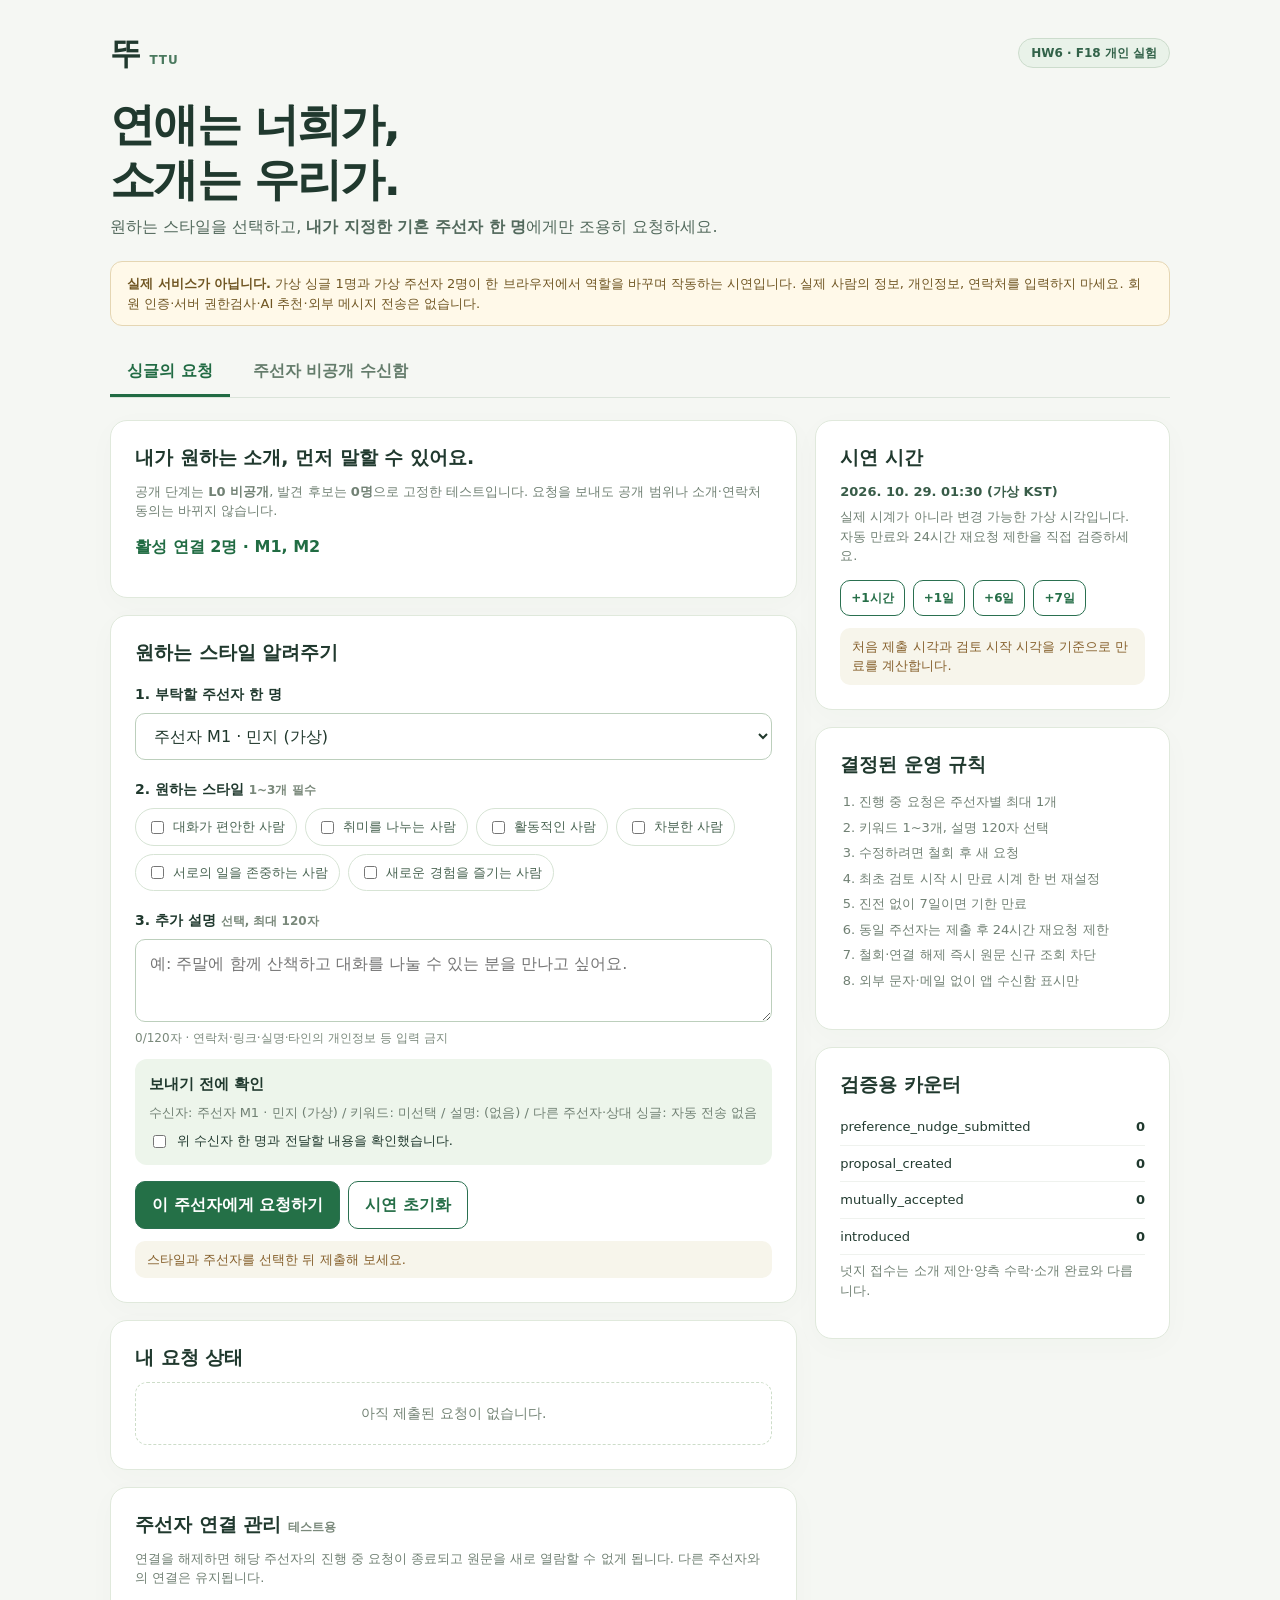
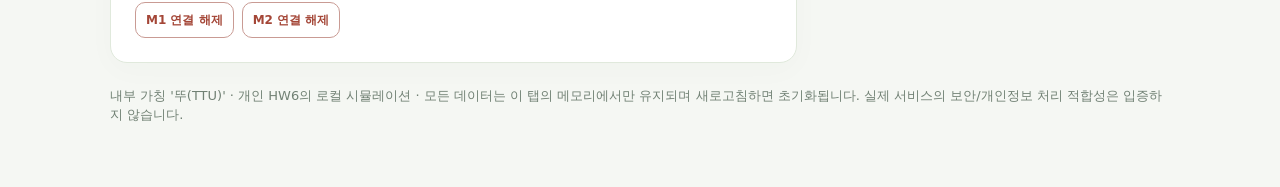
<file: prototypes/myeongseok/index.html>
<!doctype html>
<html lang="ko"><head><meta charset="utf-8"><meta name="viewport" content="width=device-width, initial-scale=1">
<title>뚜(TTU) | 내 스타일 알려주기 — F18 개인 과제</title>
<style>
:root{font-family:system-ui,-apple-system,'Malgun Gothic',sans-serif;color:#20392e;background:#f5f7f3;line-height:1.5}*{box-sizing:border-box}body{margin:0}button,select,textarea{font:inherit}button{cursor:pointer}.shell{max-width:1100px;margin:0 auto;padding:30px 20px 48px}.top{display:flex;justify-content:space-between;gap:18px;align-items:center}.brand{font-size:31px;font-weight:900;letter-spacing:-1.2px}.brand small{font-size:12px;font-weight:750;letter-spacing:1px;color:#4a795e}.chiptop{border:1px solid #ccdccc;background:#e9f2e9;border-radius:20px;padding:5px 12px;font-size:12px;font-weight:700;color:#326249}h1{font-size:clamp(28px,4.4vw,45px);line-height:1.23;letter-spacing:-1.7px;margin:20px 0 8px}h2{font-size:19px;line-height:1.35;margin:0 0 11px}h3{font-size:15px;margin:0 0 7px}p{margin:6px 0 14px;color:#52695c}.lead{max-width:720px}.callout{border:1px solid #e5d6b3;border-radius:12px;padding:12px 16px;background:#fff9e9;color:#705623;font-size:13px;margin:22px 0}.tabs{display:flex;gap:6px;margin:18px 0 22px;border-bottom:1px solid #dbe4da}.tab{padding:11px 17px;border:0;background:transparent;color:#647c6b;border-bottom:3px solid transparent;font-weight:750}.tab.active{color:#216b43;border-bottom-color:#216b43}.grid{display:grid;grid-template-columns:minmax(0,1.55fr) minmax(270px,.8fr);gap:18px}.panel{border:1px solid #e0e9dc;background:white;border-radius:17px;padding:24px;margin:0 0 17px;box-shadow:0 7px 30px rgba(32,75,46,.025)}.soft{background:#edf5eb;border-radius:12px;padding:14px;margin:12px 0}.notice{padding:9px 12px;border-radius:10px;background:#f7f5eb;color:#86602c;font-size:13px;margin:12px 0 0;min-height:37px}.empty{border:1px dashed #cdddc9;border-radius:12px;padding:20px;text-align:center;color:#738375;font-size:14px}.caption{font-size:12px;color:#7a897b}.field{display:block;font-weight:750;font-size:14px;margin:19px 0 8px}.select,textarea{width:100%;padding:12px 14px;border:1px solid #bccfbc;border-radius:10px;background:#fff;color:#20382c}textarea{min-height:83px;resize:vertical}.tags{display:flex;flex-wrap:wrap;gap:8px}.tag{border:1px solid #d7e4d5;border-radius:99px;padding:8px 11px;font-size:13px;color:#496452;display:flex;align-items:center;gap:6px;cursor:pointer}.tag:has(input:checked){background:#e4f3e4;border-color:#35905c}.tag input{accent-color:#1b704a}.row{display:flex;align-items:center;gap:8px;flex-wrap:wrap}.btn{border-radius:10px;padding:11px 16px;border:1px solid #2a7050;font-weight:750}.btn.primary{background:#247047;color:white}.btn.secondary{background:white;color:#256e47}.btn.danger{background:#fff;border-color:#c99b94;color:#a44637}.btn.tiny{padding:8px 10px;font-size:12px}.btn:disabled{opacity:.45;cursor:not-allowed}.item{border:1px solid #e0e8df;padding:15px;border-radius:11px;margin:10px 0}.item .id{font-size:12px;color:#7d897f}.item .state{font-weight:800;color:#216744;margin:5px 0 9px}.item .detail{white-space:pre-wrap;color:#2a4934;font-size:14px}.item .actions{margin-top:10px}.placeholder{color:#8b968c}.borderline{border-top:1px solid #e1e9df;margin-top:16px;padding-top:16px}.muted{font-size:13px;color:#718174}.clock{font-variant-numeric:tabular-nums;font-weight:750;font-size:13px;color:#385c48}.hidden{display:none!important}.single-status{color:#216c43;font-weight:750}.stat{display:flex;justify-content:space-between;gap:6px;font-size:13px;padding:8px 0;border-bottom:1px solid #eff2ee}.stat strong{font-variant-numeric:tabular-nums}ol{margin:12px 0;padding-left:19px}li{padding:3px 0}button:focus-visible,select:focus-visible,textarea:focus-visible,input:focus-visible{outline:3px solid #e8be65;outline-offset:2px}@media(max-width:740px){.shell{padding:18px 12px 36px}.grid{grid-template-columns:1fr}.panel{padding:18px}.top{align-items:flex-start}.brand{font-size:26px}}
</style></head><body><main class="shell">
<div class="top"><div class="brand">뚜 <small>TTU</small></div><span class="chiptop">HW6 · F18 개인 실험</span></div>
<h1>연애는 너희가,<br>소개는 우리가.</h1>
<p class="lead">원하는 스타일을 선택하고, <b>내가 지정한 기혼 주선자 한 명</b>에게만 조용히 요청하세요.</p>
<div class="callout"><b>실제 서비스가 아닙니다.</b> 가상 싱글 1명과 가상 주선자 2명이 한 브라우저에서 역할을 바꾸며 작동하는 시연입니다. 실제 사람의 정보, 개인정보, 연락처를 입력하지 마세요. 회원 인증·서버 권한검사·AI 추천·외부 메시지 전송은 없습니다.</div>
<div class="tabs" role="tablist" aria-label="체험 역할"><button class="tab active" data-tab="single" role="tab" aria-selected="true">싱글의 요청</button><button class="tab" data-tab="maker" role="tab" aria-selected="false">주선자 비공개 수신함</button></div>
<div class="grid"><div>
<section id="singleView"><div class="panel"><h2>내가 원하는 소개, 먼저 말할 수 있어요.</h2><p class="muted">공개 단계는 <strong>L0 비공개</strong>, 발견 후보는 <b>0명</b>으로 고정한 테스트입니다. 요청을 보내도 공개 범위나 소개·연락처 동의는 바뀌지 않습니다.</p><p id="connectedSummary" class="single-status"></p></div>
<div class="panel"><h2>원하는 스타일 알려주기</h2><label class="field" for="recipient">1. 부탁할 주선자 한 명</label><select id="recipient" class="select"></select>
<label class="field">2. 원하는 스타일 <span class="caption">1~3개 필수</span></label><div id="tagChoices" class="tags"></div>
<label class="field" for="description">3. 추가 설명 <span class="caption">선택, 최대 120자</span></label><textarea id="description" maxlength="120" placeholder="예: 주말에 함께 산책하고 대화를 나눌 수 있는 분을 만나고 싶어요."></textarea><div class="caption"><span id="descCount">0</span>/120자 · 연락처·링크·실명·타인의 개인정보 등 입력 금지</div>
<div class="soft"><h3>보내기 전에 확인</h3><div id="preview" class="muted"></div><label class="row" style="margin-top:9px;font-size:13px"><input id="confirm" type="checkbox">위 수신자 한 명과 전달할 내용을 확인했습니다.</label></div>
<div class="row" style="margin-top:16px"><button id="submit" class="btn primary">이 주선자에게 요청하기</button><button id="reset" class="btn secondary">시연 초기화</button></div><div id="feedback" class="notice" aria-live="polite">스타일과 주선자를 선택한 뒤 제출해 보세요.</div></div>
<div class="panel"><h2>내 요청 상태</h2><div id="mine" class="empty">아직 제출된 요청이 없습니다.</div></div>
<div class="panel"><h2>주선자 연결 관리 <span class="caption">테스트용</span></h2><p class="muted">연결을 해제하면 해당 주선자의 진행 중 요청이 종료되고 원문을 새로 열람할 수 없게 됩니다. 다른 주선자와의 연결은 유지됩니다.</p><div id="links" class="row"></div></div>
</section>
<section id="makerView" class="hidden"><div class="panel"><h2>가상 주선자 수신함</h2><label class="field" for="inboxMaker">확인할 수신함</label><select id="inboxMaker" class="select"></select><p class="muted">서로의 수신함은 분리되어 있으며 상대 싱글 또는 다른 주선자에게 요청을 자동 전달하지 않습니다.</p><div id="inbox" class="empty">이 주선자에게 도착한 요청이 없습니다.</div></div><div class="panel"><h2>해당 수신함의 종료 기록</h2><p class="muted">키워드와 자유 설명은 종료 시 제거합니다. 종료 상태와 최소 시각 기록만 남습니다. 주선자의 내부 결과는 싱글에게 노출되지 않습니다.</p><div id="makerArchive" class="empty">종료된 요청이 없습니다.</div></div></section>
</div><aside>
<div class="panel"><h2>시연 시간</h2><div id="now" class="clock"></div><p class="muted">실제 시계가 아니라 변경 가능한 가상 시각입니다. 자동 만료와 24시간 재요청 제한을 직접 검증하세요.</p><div class="row"><button class="btn secondary tiny" data-hours="1">+1시간</button><button class="btn secondary tiny" data-hours="24">+1일</button><button class="btn secondary tiny" data-hours="144">+6일</button><button class="btn secondary tiny" data-hours="168">+7일</button></div><div id="timeNotice" class="notice" aria-live="polite">처음 제출 시각과 검토 시작 시각을 기준으로 만료를 계산합니다.</div></div>
<div class="panel"><h2>결정된 운영 규칙</h2><ol class="muted"><li>진행 중 요청은 주선자별 최대 1개</li><li>키워드 1~3개, 설명 120자 선택</li><li>수정하려면 철회 후 새 요청</li><li>최초 검토 시작 시 만료 시계 한 번 재설정</li><li>진전 없이 7일이면 기한 만료</li><li>동일 주선자는 제출 후 24시간 재요청 제한</li><li>철회·연결 해제 즉시 원문 신규 조회 차단</li><li>외부 문자·메일 없이 앱 수신함 표시만</li></ol></div>
<div class="panel"><h2>검증용 카운터</h2><div id="counters"></div><p class="muted">넛지 접수는 소개 제안·양측 수락·소개 완료와 다릅니다.</p></div>
</aside></div><p class="muted">내부 가칭 '뚜(TTU)' · 개인 HW6의 로컬 시뮬레이션 · 모든 데이터는 이 탭의 메모리에서만 유지되며 새로고침하면 초기화됩니다. 실제 서비스의 보안/개인정보 처리 적합성은 입증하지 않습니다.</p>
</main><script>
/* TTU F18: deterministic in-memory simulation. Synthetic participants only.
 * No network, actual user identity, access token, AI inference or database.
 * Business rules are not a substitute for server-side authentication/authorization.
 */
(function(root,factory){
  const api=factory();
  if(typeof module==='object'&&module.exports) module.exports=api;
  if(root)root.TtuEngine=api;
})(typeof window!=='undefined'?window:globalThis,function(){
  'use strict';
  const DAY=86400000, HOUR=3600000;
  const START=Date.parse('2026-10-29T01:30:00+09:00');
  const MATCHMAKERS=[{id:'M1',label:'주선자 M1 · 민지 (가상)'},{id:'M2',label:'주선자 M2 · 준호 (가상)'}];
  const KEYWORDS=['대화가 편안한 사람','취미를 나누는 사람','활동적인 사람','차분한 사람','서로의 일을 존중하는 사람','새로운 경험을 즐기는 사람'];
  const RECEIVED='received',REVIEWING='reviewing';
  const TERMINAL={withdrawn:'closed/withdrawn_by_single',unlinked:'closed/link_removed',expired:'closed/expired_inactive',possible:'closed/possible_later',cannot:'closed/cannot_proceed'};
  const labels={received:'접수됨',reviewing:'검토 중',closed:'종료'};
  function fail(reason){throw new Error(reason);}
  function initial(){return {now:START,connected:['M1','M2'],visibility:'L0',cardsAvailable:0,active:[],archives:{M1:[],M2:[]},lastSubmitted:{M1:null,M2:null},nextId:1,events:{preference_nudge_submitted:0,proposal_created:0,mutually_accepted:0,introduced:0}};}
  function clone(s){return JSON.parse(JSON.stringify(s));}
  function clean(v){return String(v??'').trim();}
  function countCodepoints(v){return [...String(v)].length;}
  function forbidden(v){
    const value=clean(v);
    return /(?:https?:\/\/|www\.)\S+/i.test(value)
      || /[A-Z0-9._%+-]+@[A-Z0-9.-]+\.[A-Z]{2,}/i.test(value)
      || /(?:^|\D)(?:01[016789][\s.-]?\d{3,4}[\s.-]?\d{4})(?:\D|$)/.test(value)
      || /(?:^|\D)\d{6}[\s-]?[1-4]\d{6}(?:\D|$)/.test(value)
      || /(?:연락처|전화번호|주민등록번호|카카오톡\s*아이디|카톡\s*아이디|인스타\s*아이디|집\s*주소|실명)/i.test(value);
  }
  function displayStatus(st){
    if(st===RECEIVED)return '접수됨';if(st===REVIEWING)return '검토 중';
    if(st===TERMINAL.withdrawn)return '종료 · 내가 철회함';
    if(st===TERMINAL.expired)return '종료 · 기한 만료';
    if(st===TERMINAL.unlinked)return '종료 · 연결 해제';
    return '종료';
  }
  function oneTimeArchive(next,r,status){
    // The audit record contains only request ID, timestamps and a coded status.
    // No tags, note, sensitive text or internal reason outside coded status.
    next.archives[r.to].push({id:r.id,submittedAt:r.submittedAt,closedAt:next.now,status});
    next.active=next.active.filter(a=>a.id!==r.id);
  }
  function sweep(s){
    const next=clone(s);
    for(const r of [...next.active]){
      if(next.now>=r.expiresAt)oneTimeArchive(next,r,TERMINAL.expired);
    }
    return next;
  }
  function submit(state,input){
    const s=sweep(state),recipient=clean(input.recipient);
    if(!s.connected.includes(recipient))fail('현재 연결 중인 주선자 한 명을 지정해야 합니다.');
    const tags=Array.isArray(input.tags)?input.tags.map(clean):[];
    if(tags.length<1||tags.length>3||new Set(tags).size!==tags.length||tags.some(t=>!KEYWORDS.includes(t)))fail('허용된 스타일 키워드 1~3개를 중복 없이 선택하세요.');
    const description=clean(input.description);
    if(countCodepoints(description)>120)fail('자유 설명은 120자 이하로 작성하세요.');
    if(forbidden(description))fail('연락처·링크·개인정보 가능성이 있는 내용이 감지됐습니다. 수정 후 다시 제출하세요.');
    if(input.confirmed!==true)fail('받는 주선자와 전달할 내용을 확인한 뒤 제출하세요.');
    if(s.active.some(r=>r.to===recipient))fail('이 주선자에게 진행 중인 요청이 이미 있습니다.');
    const previous=s.lastSubmitted[recipient];
    if(previous!==null&&s.now-previous<24*HOUR)fail('같은 주선자에게는 마지막 요청 제출 후 24시간이 지나야 새 요청을 보낼 수 있습니다.');
    const r={id:'N'+String(s.nextId).padStart(3,'0'),to:recipient,tags,description,status:RECEIVED,
      submittedAt:s.now,firstReviewedAt:null,expiresAt:s.now+7*DAY};
    s.nextId+=1;s.active.push(r);s.lastSubmitted[recipient]=s.now;s.events.preference_nudge_submitted+=1;
    return s;
  }
  function getOwnActive(s,id){const r=s.active.find(r=>r.id===id);if(!r)fail('진행 중인 요청을 찾을 수 없습니다.');return r;}
  function startReview(state,id,recipient){
    const s=sweep(state),r=getOwnActive(s,id);
    if(!s.connected.includes(recipient)||r.to!==recipient)fail('이 주선자는 해당 요청을 열람할 수 없습니다.');
    if(r.status!==RECEIVED)fail('이미 검토 중이거나 종료된 요청입니다.');
    r.status=REVIEWING;r.firstReviewedAt=s.now;r.expiresAt=s.now+7*DAY; // one-time reset (Q11)
    return s;
  }
  function closeByMatchmaker(state,id,recipient,disposition){
    const s=sweep(state),r=getOwnActive(s,id);
    if(!s.connected.includes(recipient)||r.to!==recipient)fail('이 주선자는 요청을 종료할 수 없습니다.');
    if(r.status!==REVIEWING)fail('검토를 시작한 뒤 종료할 수 있습니다.');
    if(!['possible_later','cannot_proceed'].includes(disposition))fail('검토 결과 유형이 유효하지 않습니다.');
    oneTimeArchive(s,r,disposition==='possible_later'?TERMINAL.possible:TERMINAL.cannot);
    return s;
  }
  function withdraw(state,id){
    const s=sweep(state),r=getOwnActive(s,id);
    oneTimeArchive(s,r,TERMINAL.withdrawn);
    return s;
  }
  function unlink(state,recipient){
    const s=sweep(state);
    if(!s.connected.includes(recipient))fail('이미 연결 해제된 주선자입니다.');
    s.connected=s.connected.filter(id=>id!==recipient);
    for(const r of [...s.active.filter(r=>r.to===recipient)])oneTimeArchive(s,r,TERMINAL.unlinked);
    return s;
  }
  function inbox(state,recipient){
    const s=sweep(state);
    if(!s.connected.includes(recipient))return [];
    return s.active.filter(r=>r.to===recipient).map(r=>clone(r));
  }
  function myRequests(state){
    const s=sweep(state);
    const open=s.active.map(r=>({...clone(r),isArchived:false}));
    const closed=Object.entries(s.archives).flatMap(([to,items])=>items.map(a=>({...clone(a),to,isArchived:true})));
    return [...open,...closed].sort((a,b)=>b.submittedAt-a.submittedAt||b.id.localeCompare(a.id));
  }
  function audits(state,recipient){return clone(state.archives[recipient]||[]);}
  function advanceTime(state,hours){
    if(!Number.isFinite(hours)||hours<=0||hours>24*365)fail('시연 시간은 0~365일 범위에서 이동할 수 있습니다.');
    const s=clone(state);s.now+=hours*HOUR;return sweep(s);
  }
  return {DAY,HOUR,START,MATCHMAKERS,KEYWORDS,TERMINAL,labels,initial,clone,forbidden,displayStatus,sweep,submit,startReview,closeByMatchmaker,withdraw,unlink,inbox,myRequests,audits,advanceTime};
});

</script><script>
(()=>{
'use strict';
const E=window.TtuEngine,$=id=>document.getElementById(id);let state=E.initial();
function node(tag,cls,txt){const e=document.createElement(tag);if(cls)e.className=cls;if(txt!==undefined)e.textContent=String(txt);return e;}
const fmt=t=>new Date(t).toLocaleString('ko-KR',{timeZone:'Asia/Seoul',year:'numeric',month:'2-digit',day:'2-digit',hour:'2-digit',minute:'2-digit',hour12:false});
const label=id=>E.MATCHMAKERS.find(m=>m.id===id)?.label||id;
function note(msg){$('feedback').textContent=msg;}
function selectedTags(){return [...document.querySelectorAll('#tagChoices input:checked')].map(x=>x.value);}
function changeState(fn){try{state=fn(state);render();return true;}catch(e){note(e.message);$('timeNotice').textContent=e.message;return false;}}
function fillSelect(id,all){const elem=$(id),prev=elem.value;elem.replaceChildren();for(const m of all){const opt=node('option',null,m.label);opt.value=m.id;elem.append(opt);}if(all.some(m=>m.id===prev))elem.value=prev;}
function makeItem(r,isMaker){const wrap=node('div','item');wrap.append(node('div','id',r.id+' · '+(isMaker?'지정 수신자: ':'보낸 대상: ')+label(r.to)));
 wrap.append(node('div','state',E.displayStatus(r.isArchived?r.status:r.status)));
 wrap.append(node('div','muted','제출: '+fmt(r.submittedAt)));
 if(r.isArchived){wrap.append(node('div','muted','종료: '+fmt(r.closedAt)+' · 본문 삭제 완료'));return wrap;}
 wrap.append(node('div','detail',r.tags.join(' · ')));
 if(r.description)wrap.append(node('div','detail',r.description));
 if(isMaker){const actions=node('div','row actions');if(r.status==='received'){const btn=node('button','btn secondary tiny','검토 시작');btn.onclick=()=>{changeState(s=>E.startReview(s,r.id,r.to));};actions.append(btn);}else if(r.status==='reviewing'){for(const [code,txt] of [['possible_later','향후 검토 가능으로 종료'],['cannot_proceed','이번 요청 진행 어려움으로 종료']]){const b=node('button','btn secondary tiny',txt);b.onclick=()=>{if(changeState(s=>E.closeByMatchmaker(s,r.id,r.to,code)))$('timeNotice').textContent='종료 결과는 내부 기록용이며 실제 소개가 발생하지 않습니다.';};actions.append(b);}}wrap.append(actions);
 }else{const row=node('div','row actions');const b=node('button','btn danger tiny','요청 철회');b.onclick=()=>{if(changeState(s=>E.withdraw(s,r.id)))note('요청을 철회했습니다. 상대가 이미 열람했거나 외부에 저장한 사본까지 회수할 수는 없습니다.');};row.append(b);wrap.append(row);}
 return wrap;
}
function preview(){const names=selectedTags();$('descCount').textContent=[...$('description').value].length;
 $('preview').textContent='수신자: '+label($('recipient').value||'없음')+' / 키워드: '+(names.join(', ')||'미선택')+' / 설명: '+($('description').value.trim()||'(없음)')+' / 다른 주선자·상대 싱글: 자동 전송 없음';}
function render(){state=E.sweep(state);const makers=E.MATCHMAKERS.filter(m=>state.connected.includes(m.id));fillSelect('recipient',makers);fillSelect('inboxMaker',E.MATCHMAKERS);
 if(!makers.length){const opt=node('option',null,'연결된 주선자 없음');opt.value='';$('recipient').append(opt);}
 $('connectedSummary').textContent='활성 연결 '+makers.length+'명 · '+makers.map(x=>x.id).join(', ');
 $('now').textContent=fmt(state.now)+' (가상 KST)';
 const mine=$('mine');mine.replaceChildren();const entries=E.myRequests(state);mine.className=entries.length?'':'empty';if(!entries.length)mine.textContent='아직 제출된 요청이 없습니다.';else entries.forEach(r=>mine.append(makeItem(r,false)));
 const box=$('inbox');box.replaceChildren();const recipient=$('inboxMaker').value;const req=E.inbox(state,recipient);box.className=req.length?'':'empty';if(!req.length)box.textContent='현재 확인할 진행 중 요청이 없습니다.';else req.forEach(r=>box.append(makeItem(r,true)));
 const hist=$('makerArchive');hist.replaceChildren();const archive=E.audits(state,recipient);hist.className=archive.length?'':'empty';if(!archive.length)hist.textContent='종료 기록이 없습니다.';else archive.forEach(r=>{const e=node('div','item');e.append(node('div','id',r.id+' · '+fmt(r.closedAt)));e.append(node('div','status',E.displayStatus(r.status)));if(r.status==='closed/possible_later')e.append(node('div','muted','내부 처리 결과: 향후 검토 가능'));if(r.status==='closed/cannot_proceed')e.append(node('div','muted','내부 처리 결과: 이번 요청 진행 어려움'));hist.append(e)});
 const links=$('links');links.replaceChildren();for(const m of makers){const b=node('button','btn danger tiny',m.id+' 연결 해제');b.onclick=()=>{if(window.confirm(m.id+' 연결을 해제할까요? 진행 중인 해당 요청의 원문을 제거합니다.')){if(changeState(s=>E.unlink(s,m.id)))note(m.id+' 연결 해제: 진행 중 원문 제거 완료. 다른 주선자 연결은 유지됩니다.');}};links.append(b);}if(!makers.length)links.textContent='활성 연결이 없습니다. 초기화 후 다시 체험할 수 있습니다.';
 const counters=$('counters');counters.replaceChildren();for(const [k,v] of Object.entries(state.events)){const line=node('div','stat');line.append(node('span',null,k),node('strong',null,v));counters.append(line);}preview();
}
for(const m of E.MATCHMAKERS){const option=node('option',null,m.label);option.value=m.id;$('recipient').append(option);const opt=node('option',null,m.label);opt.value=m.id;$('inboxMaker').append(opt);}
for(const tag of E.KEYWORDS){const lbl=node('label','tag'),i=document.createElement('input');i.type='checkbox';i.value=tag;i.addEventListener('change',()=>{if(selectedTags().length>3){i.checked=false;note('스타일 키워드는 최대 3개까지 선택할 수 있습니다.');}preview()});lbl.append(i,document.createTextNode(tag));$('tagChoices').append(lbl);}
$('recipient').onchange=()=>{ $('confirm').checked=false;preview()};$('description').oninput=()=>{ $('confirm').checked=false;preview()};$('inboxMaker').onchange=render;
$('submit').onclick=()=>{const input={recipient:$('recipient').value,tags:selectedTags(),description:$('description').value,confirmed:$('confirm').checked};if(changeState(s=>E.submit(s,input))){note('요청이 가상 수신함에 접수되었습니다. 실제 전송은 없습니다.');document.querySelectorAll('#tagChoices input').forEach(x=>x.checked=false);$('description').value='';$('confirm').checked=false;render();}};
$('reset').onclick=()=>{state=E.initial();document.querySelectorAll('#tagChoices input').forEach(x=>x.checked=false);$('description').value='';$('confirm').checked=false;note('시연을 초기화했습니다.');render()};
document.querySelectorAll('[data-hours]').forEach(btn=>btn.onclick=()=>{const h=Number(btn.dataset.hours);if(changeState(s=>E.advanceTime(s,h)))$('timeNotice').textContent=h+'시간 이동 완료. 자동 만료를 재계산했습니다.';});
document.querySelectorAll('[data-tab]').forEach(btn=>btn.onclick=()=>{const v=btn.dataset.tab;document.querySelectorAll('[data-tab]').forEach(b=>{b.classList.toggle('active',b===btn);b.setAttribute('aria-selected',String(b===btn));});$('singleView').classList.toggle('hidden',v!=='single');$('makerView').classList.toggle('hidden',v!=='maker');});
render();
})();
</script></body></html>
</file>
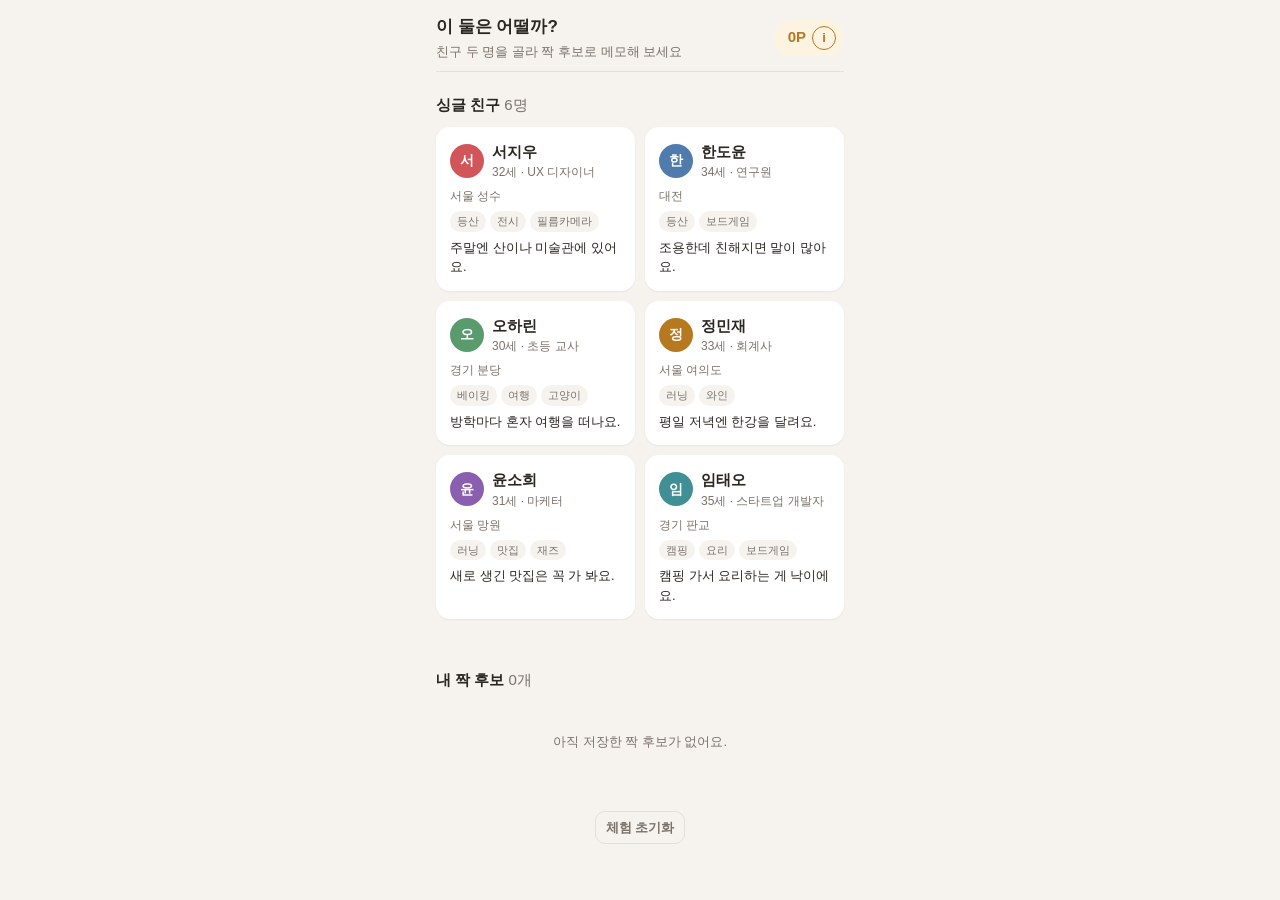
<file: prototypes/shine/index.html>
<!doctype html>
<html lang="ko">
<head>
<meta charset="utf-8">
<meta name="viewport" content="width=device-width, initial-scale=1">
<title>뚜 짝 후보 메모</title>
<!-- 스펙: docs/specs/shine-exploration-reward.md -->
<style>
  :root {
    --bg: #f6f3ef;
    --surface: #ffffff;
    --ink: #2a2622;
    --muted: #7a716a;
    --line: #e6dfd7;
    --accent: #d2555a;
    --accent-soft: #fbe9e9;
    --point: #b7791f;
    --point-soft: #fdf3e1;
    --disabled: #c9c2bb;
    --shadow: 0 1px 2px rgba(0, 0, 0, .06);
  }
  @media (prefers-color-scheme: dark) {
    :root {
      --bg: #1c1a18;
      --surface: #26231f;
      --ink: #efe9e3;
      --muted: #a69d95;
      --line: #3a3530;
      --accent: #ec7a7e;
      --accent-soft: #3a2526;
      --point: #e4b15c;
      --point-soft: #3a2f1c;
      --disabled: #514a44;
      --shadow: none;
    }
  }
  * { box-sizing: border-box; }
  body {
    margin: 0;
    background: var(--bg);
    color: var(--ink);
    font-family: -apple-system, BlinkMacSystemFont, "Apple SD Gothic Neo", "Noto Sans KR", sans-serif;
    font-size: 15px;
    line-height: 1.5;
  }
  .app { max-width: 440px; margin: 0 auto; padding: 0 16px 48px; }

  header {
    position: sticky; top: 0; z-index: 5;
    background: var(--bg);
    padding: 14px 0 10px;
    border-bottom: 1px solid var(--line);
  }
  .head-row { display: flex; align-items: center; justify-content: space-between; gap: 12px; }
  h1 { font-size: 17px; margin: 0; }
  .sub { color: var(--muted); font-size: 13px; margin: 2px 0 0; }
  .points {
    display: flex; align-items: center; gap: 6px;
    background: var(--point-soft); color: var(--point);
    border-radius: 999px; padding: 6px 8px 6px 14px;
    font-weight: 700; white-space: nowrap;
  }
  .info-btn {
    width: 24px; height: 24px; border-radius: 50%;
    border: 1px solid currentColor; background: transparent; color: inherit;
    font-size: 13px; font-weight: 700; cursor: pointer; padding: 0;
  }
  .info {
    margin-top: 10px; padding: 12px 14px;
    background: var(--surface); border: 1px solid var(--line); border-radius: 12px;
    font-size: 13px; color: var(--muted);
  }
  .info ul { margin: 0; padding-left: 18px; }
  .info li + li { margin-top: 4px; }

  h2 { font-size: 15px; margin: 22px 0 10px; }
  h2 .count { color: var(--muted); font-weight: 400; }

  .friends { display: grid; grid-template-columns: 1fr 1fr; gap: 10px; }
  .friend {
    text-align: left; font: inherit; color: inherit;
    background: var(--surface); border: 2px solid transparent; border-radius: 14px;
    box-shadow: var(--shadow); padding: 12px; cursor: pointer;
    display: flex; flex-direction: column; gap: 6px;
  }
  .friend[aria-pressed="true"] { border-color: var(--accent); background: var(--accent-soft); }
  .friend-top { display: flex; align-items: center; gap: 8px; }
  .avatar {
    flex: none; width: 34px; height: 34px; border-radius: 50%;
    display: grid; place-items: center;
    color: #fff; font-weight: 700; font-size: 14px;
  }
  .name { font-weight: 700; }
  .meta { color: var(--muted); font-size: 12px; }
  .tags { display: flex; flex-wrap: wrap; gap: 4px; }
  .tag { font-size: 11px; padding: 2px 7px; border-radius: 999px; background: var(--bg); color: var(--muted); }
  .bio { font-size: 13px; }
  .hint { color: var(--muted); font-size: 13px; margin: 8px 0 0; min-height: 1.5em; }
  .hint.warn { color: var(--accent); }

  .composer {
    margin-top: 14px; padding: 14px;
    background: var(--surface); border: 1px solid var(--line); border-radius: 14px;
  }
  .composer-pair { font-weight: 700; margin: 0 0 8px; }
  .composer-note { font-size: 12px; color: var(--point); margin: -4px 0 8px; }
  textarea {
    width: 100%; min-height: 64px; resize: vertical;
    font: inherit; color: var(--ink); background: var(--bg);
    border: 1px solid var(--line); border-radius: 10px; padding: 10px;
  }
  textarea:focus { outline: 2px solid var(--accent); outline-offset: -1px; }
  .row { display: flex; align-items: center; justify-content: space-between; gap: 10px; margin-top: 8px; }
  .counter { font-size: 12px; color: var(--muted); }
  .counter.ok { color: var(--point); }
  .btn {
    font: inherit; font-weight: 700; cursor: pointer;
    border: 0; border-radius: 10px; padding: 9px 14px;
    background: var(--accent); color: #fff;
  }
  .btn:disabled { background: var(--disabled); color: var(--muted); cursor: not-allowed; }
  .btn.ghost { background: transparent; color: var(--muted); border: 1px solid var(--line); }
  .btn.small { padding: 6px 10px; font-size: 13px; }

  .pairs { display: flex; flex-direction: column; gap: 10px; }
  .pair {
    background: var(--surface); border: 1px solid var(--line); border-radius: 14px; padding: 12px 14px;
  }
  .pair-names { font-weight: 700; }
  .pair-reason { margin: 6px 0 0; white-space: pre-wrap; word-break: break-word; }
  .pair-actions { display: flex; gap: 6px; justify-content: flex-end; margin-top: 8px; }
  .next-steps {
    margin-top: 10px; padding: 8px 10px; border-radius: 10px;
    border: 1px dashed var(--line); color: var(--muted); font-size: 12px;
    opacity: .75; user-select: none;
  }
  .next-steps strong { display: block; color: var(--muted); font-weight: 700; margin-top: 2px; }
  .empty { color: var(--muted); font-size: 13px; text-align: center; padding: 18px 0; }

  .footer { margin-top: 28px; text-align: center; }

  .toast {
    position: fixed; left: 50%; bottom: 32px; transform: translate(-50%, 20px);
    background: var(--ink); color: var(--bg);
    padding: 10px 18px; border-radius: 999px; font-weight: 700;
    opacity: 0; pointer-events: none; transition: opacity .2s, transform .2s;
    max-width: calc(100% - 32px); text-align: center;
  }
  .toast.show { opacity: 1; transform: translate(-50%, 0); }
  .toast.reward { background: var(--point); color: #fff; font-size: 18px; }
</style>
</head>
<body>
<div class="app">
  <header>
    <div class="head-row">
      <div>
        <h1>이 둘은 어떨까?</h1>
        <p class="sub">친구 두 명을 골라 짝 후보로 메모해 보세요</p>
      </div>
      <div class="points" aria-live="polite">
        <span id="points">0P</span>
        <button class="info-btn" id="info-btn" type="button" aria-expanded="false" aria-controls="info" aria-label="포인트 안내">i</button>
      </div>
    </div>
  </header>
  <div class="info" id="info" hidden>
      <ul>
        <li>새로운 짝 후보를 처음 저장하면 +10P가 쌓여요. 같은 두 사람은 한 번만 쌓이고, 메모를 고쳐도 늘지 않아요.</li>
        <li>1P = 1원으로 가정한 체험용 포인트이며, 실제 사용·환전은 불가합니다.</li>
        <li>친구 정보는 모두 가상 데이터입니다.</li>
        <li>짝 후보 메모는 나만 볼 수 있는 비공개 초안입니다. 저장해도 친구에게 알림이 가거나 소개가 시작되지 않습니다.</li>
        <li>메모는 현재 브라우저에만 저장되며 외부로 전송되지 않습니다.</li>
      </ul>
  </div>

  <h2>싱글 친구 <span class="count">6명</span></h2>
  <div class="friends" id="friends"></div>
  <p class="hint" id="select-hint"></p>

  <section class="composer" id="composer" hidden>
    <p class="composer-pair" id="composer-pair"></p>
    <p class="composer-note" id="composer-note" hidden>이미 저장한 조합이에요. 저장하면 메모만 수정돼요.</p>
    <label for="reason" class="meta">어울릴 것 같은 이유 한 줄</label>
    <textarea id="reason" maxlength="200" placeholder="예) 둘 다 주말마다 등산을 다녀요"></textarea>
    <div class="row">
      <span class="counter" id="counter">0 / 10자 이상</span>
      <button class="btn" id="save" type="button" disabled>짝 후보로 저장</button>
    </div>
    <p class="hint" id="reason-hint">어울릴 것 같은 이유를 10자 이상 적어 주세요.</p>
  </section>

  <h2>내 짝 후보 <span class="count" id="pair-count">0개</span></h2>
  <div class="pairs" id="pairs"></div>

  <div class="footer">
    <button class="btn ghost small" id="reset" type="button">체험 초기화</button>
  </div>
</div>
<div class="toast" id="toast" role="status"></div>

<script src="reward.js"></script>
<script>
(function () {
  'use strict';
  var R = window.ShineReward;
  var KEY = 'ttu-shine-exploration-reward-v1';

  /* 가상 싱글 친구 6명 (실제 인물 아님) */
  var FRIENDS = [
    { id: 'f1', name: '서지우', age: 32, job: 'UX 디자이너', region: '서울 성수', tags: ['등산', '전시', '필름카메라'], bio: '주말엔 산이나 미술관에 있어요.', color: '#d2555a' },
    { id: 'f2', name: '한도윤', age: 34, job: '연구원', region: '대전', tags: ['등산', '보드게임'], bio: '조용한데 친해지면 말이 많아요.', color: '#4f7cac' },
    { id: 'f3', name: '오하린', age: 30, job: '초등 교사', region: '경기 분당', tags: ['베이킹', '여행', '고양이'], bio: '방학마다 혼자 여행을 떠나요.', color: '#5a9b6e' },
    { id: 'f4', name: '정민재', age: 33, job: '회계사', region: '서울 여의도', tags: ['러닝', '와인'], bio: '평일 저녁엔 한강을 달려요.', color: '#b7791f' },
    { id: 'f5', name: '윤소희', age: 31, job: '마케터', region: '서울 망원', tags: ['러닝', '맛집', '재즈'], bio: '새로 생긴 맛집은 꼭 가 봐요.', color: '#8a5fb0' },
    { id: 'f6', name: '임태오', age: 35, job: '스타트업 개발자', region: '경기 판교', tags: ['캠핑', '요리', '보드게임'], bio: '캠핑 가서 요리하는 게 낙이에요.', color: '#3f8f95' }
  ];
  var byId = {};
  FRIENDS.forEach(function (f) { byId[f.id] = f; });

  var store = load();
  var selected = [];   // 선택 순서대로 친구 id
  var editingKey = null;
  var resetArmed = false;

  var $ = function (id) { return document.getElementById(id); };
  var els = {
    points: $('points'), infoBtn: $('info-btn'), info: $('info'),
    friends: $('friends'), selectHint: $('select-hint'),
    composer: $('composer'), composerPair: $('composer-pair'), composerNote: $('composer-note'),
    reason: $('reason'), counter: $('counter'), save: $('save'), reasonHint: $('reason-hint'),
    pairs: $('pairs'), pairCount: $('pair-count'), reset: $('reset'), toast: $('toast')
  };

  function load() {
    try { return R.parseStore(localStorage.getItem(KEY)); } catch (e) { return R.emptyStore(); }
  }
  function persist() {
    try { localStorage.setItem(KEY, JSON.stringify(store)); } catch (e) {}
  }

  function el(tag, cls, text) {
    var n = document.createElement(tag);
    if (cls) n.className = cls;
    if (text != null) n.textContent = text;
    return n;
  }
  function pairNames(ids) { return byId[ids[0]].name + ' × ' + byId[ids[1]].name; }

  var toastTimer = null;
  function toast(text, isReward) {
    els.toast.textContent = text;
    els.toast.className = 'toast show' + (isReward ? ' reward' : '');
    clearTimeout(toastTimer);
    toastTimer = setTimeout(function () { els.toast.className = 'toast'; }, isReward ? 1400 : 2200);
  }

  /* ── 친구 목록 ─────────────────────────────── */
  function renderFriends() {
    els.friends.innerHTML = '';
    FRIENDS.forEach(function (f) {
      var card = el('button', 'friend');
      card.type = 'button';
      card.dataset.id = f.id;
      card.setAttribute('aria-pressed', selected.indexOf(f.id) >= 0 ? 'true' : 'false');

      var top = el('div', 'friend-top');
      var av = el('span', 'avatar', f.name.charAt(0));
      av.style.background = f.color;
      av.setAttribute('aria-hidden', 'true');
      var who = el('div');
      who.appendChild(el('div', 'name', f.name));
      who.appendChild(el('div', 'meta', f.age + '세 · ' + f.job));
      top.appendChild(av); top.appendChild(who);
      card.appendChild(top);
      card.appendChild(el('div', 'meta', f.region));
      var tags = el('div', 'tags');
      f.tags.forEach(function (t) { tags.appendChild(el('span', 'tag', t)); });
      card.appendChild(tags);
      card.appendChild(el('div', 'bio', f.bio));

      card.addEventListener('click', function () { toggle(f.id); });
      els.friends.appendChild(card);
    });
  }

  function toggle(id) {
    var i = selected.indexOf(id);
    if (i >= 0) {
      selected.splice(i, 1);
      setSelectHint('');
    } else if (selected.length >= 2) {
      setSelectHint('두 명까지 고를 수 있어요. 바꾸려면 먼저 한 명을 해제해 주세요.', true);
      return;
    } else {
      selected.push(id);
      setSelectHint('');
    }
    renderFriends();
    renderComposer(true);
  }

  function setSelectHint(text, warn) {
    els.selectHint.textContent = text || (selected.length === 1 ? '한 명 더 골라 주세요.' : '');
    els.selectHint.className = 'hint' + (warn ? ' warn' : '');
  }

  /* ── 이유 입력 ─────────────────────────────── */
  function renderComposer(prefill) {
    if (selected.length !== 2) {
      els.composer.hidden = true;
      if (!els.selectHint.classList.contains('warn')) setSelectHint('');
      return;
    }
    els.composer.hidden = false;
    els.composerPair.textContent = pairNames(selected);
    var existing = R.findPair(store, R.pairKey(selected[0], selected[1]));
    els.composerNote.hidden = !existing;
    els.save.textContent = existing ? '메모 수정' : '짝 후보로 저장';
    if (prefill) els.reason.value = existing ? existing.reason : '';
    renderCounter();
  }

  function renderCounter() {
    var n = R.reasonLength(els.reason.value);
    var ok = R.isReasonValid(els.reason.value);
    els.counter.textContent = n + ' / ' + R.RULES.minReasonLength + '자 이상';
    els.counter.className = 'counter' + (ok ? ' ok' : '');
    els.save.disabled = !ok;
    els.reasonHint.hidden = ok;
  }

  function save() {
    var r = R.savePair(store, selected[0], selected[1], els.reason.value, Date.now());
    if (!r.ok) { els.reasonHint.textContent = r.message; els.reasonHint.hidden = false; return; }
    store = r.store;
    persist();
    if (r.rewarded) toast('+' + r.points + 'P', true);
    else toast('메모를 수정했어요 (이미 포인트를 받은 조합이에요)');
    selected = [];
    els.reason.value = '';
    renderAll();
  }

  /* ── 저장된 짝 후보 ───────────────────────── */
  function renderPairs() {
    els.pairs.innerHTML = '';
    els.pairCount.textContent = store.pairs.length + '개';
    if (!store.pairs.length) {
      els.pairs.appendChild(el('p', 'empty', '아직 저장한 짝 후보가 없어요.'));
      return;
    }
    store.pairs.slice().reverse().forEach(function (p) {
      var card = el('article', 'pair');
      card.dataset.key = p.pairKey;
      card.appendChild(el('div', 'pair-names', pairNames(p.friendIds)));

      if (editingKey === p.pairKey) {
        var ta = el('textarea');
        ta.value = p.reason;
        ta.maxLength = 200;
        ta.setAttribute('aria-label', '이유 수정');
        var row = el('div', 'row');
        var cnt = el('span', 'counter');
        var actions = el('div', 'pair-actions');
        var cancel = el('button', 'btn ghost small', '취소');
        var ok = el('button', 'btn small', '수정 저장');
        cancel.type = ok.type = 'button';
        var sync = function () {
          var valid = R.isReasonValid(ta.value);
          cnt.textContent = R.reasonLength(ta.value) + ' / ' + R.RULES.minReasonLength + '자 이상';
          cnt.className = 'counter' + (valid ? ' ok' : '');
          ok.disabled = !valid;
        };
        ta.addEventListener('input', sync);
        cancel.addEventListener('click', function () { editingKey = null; renderPairs(); });
        ok.addEventListener('click', function () {
          var r = R.updateReason(store, p.pairKey, ta.value, Date.now());
          if (!r.ok) return;
          store = r.store;
          persist();
          editingKey = null;
          toast('메모를 수정했어요 (이미 포인트를 받은 조합이에요)');
          renderAll();
        });
        actions.appendChild(cancel); actions.appendChild(ok);
        row.appendChild(cnt); row.appendChild(actions);
        card.appendChild(ta); card.appendChild(row);
        sync();
        setTimeout(function () { ta.focus(); }, 0);
      } else {
        card.appendChild(el('p', 'pair-reason', p.reason));
        var acts = el('div', 'pair-actions');
        var edit = el('button', 'btn ghost small', '메모 수정');
        edit.type = 'button';
        edit.addEventListener('click', function () { editingKey = p.pairKey; renderPairs(); });
        acts.appendChild(edit);
        card.appendChild(acts);
      }

      var next = el('div', 'next-steps');
      next.setAttribute('aria-disabled', 'true');
      next.appendChild(document.createTextNode('다음 단계: 추천사 작성 +100P · 연결 +50P · 약속 +50P'));
      next.appendChild(el('strong', null, '컨셉 예시 · 이번 체험에서는 미동작'));
      card.appendChild(next);

      els.pairs.appendChild(card);
    });
  }

  function renderPoints() { els.points.textContent = store.totalPoints + 'P'; }

  function renderAll() {
    renderPoints();
    renderFriends();
    renderComposer(false);
    renderPairs();
    setSelectHint('');
  }

  /* ── 이벤트 ───────────────────────────────── */
  els.infoBtn.addEventListener('click', function () {
    var open = els.info.hidden;
    els.info.hidden = !open;
    els.infoBtn.setAttribute('aria-expanded', open ? 'true' : 'false');
  });
  els.reason.addEventListener('input', renderCounter);
  els.save.addEventListener('click', save);

  /* 실수로 지우지 않도록 두 번 눌러야 초기화된다 */
  var resetTimer = null;
  els.reset.addEventListener('click', function () {
    if (!resetArmed) {
      resetArmed = true;
      els.reset.textContent = '한 번 더 누르면 모두 지워져요';
      clearTimeout(resetTimer);
      resetTimer = setTimeout(function () { resetArmed = false; els.reset.textContent = '체험 초기화'; }, 3000);
      return;
    }
    clearTimeout(resetTimer);
    resetArmed = false;
    els.reset.textContent = '체험 초기화';
    store = R.emptyStore();
    try { localStorage.removeItem(KEY); } catch (e) {}
    selected = []; editingKey = null; els.reason.value = '';
    renderAll();
    toast('체험을 처음 상태로 되돌렸어요');
  });

  renderAll();
})();
</script>
</body>
</html>
</file>
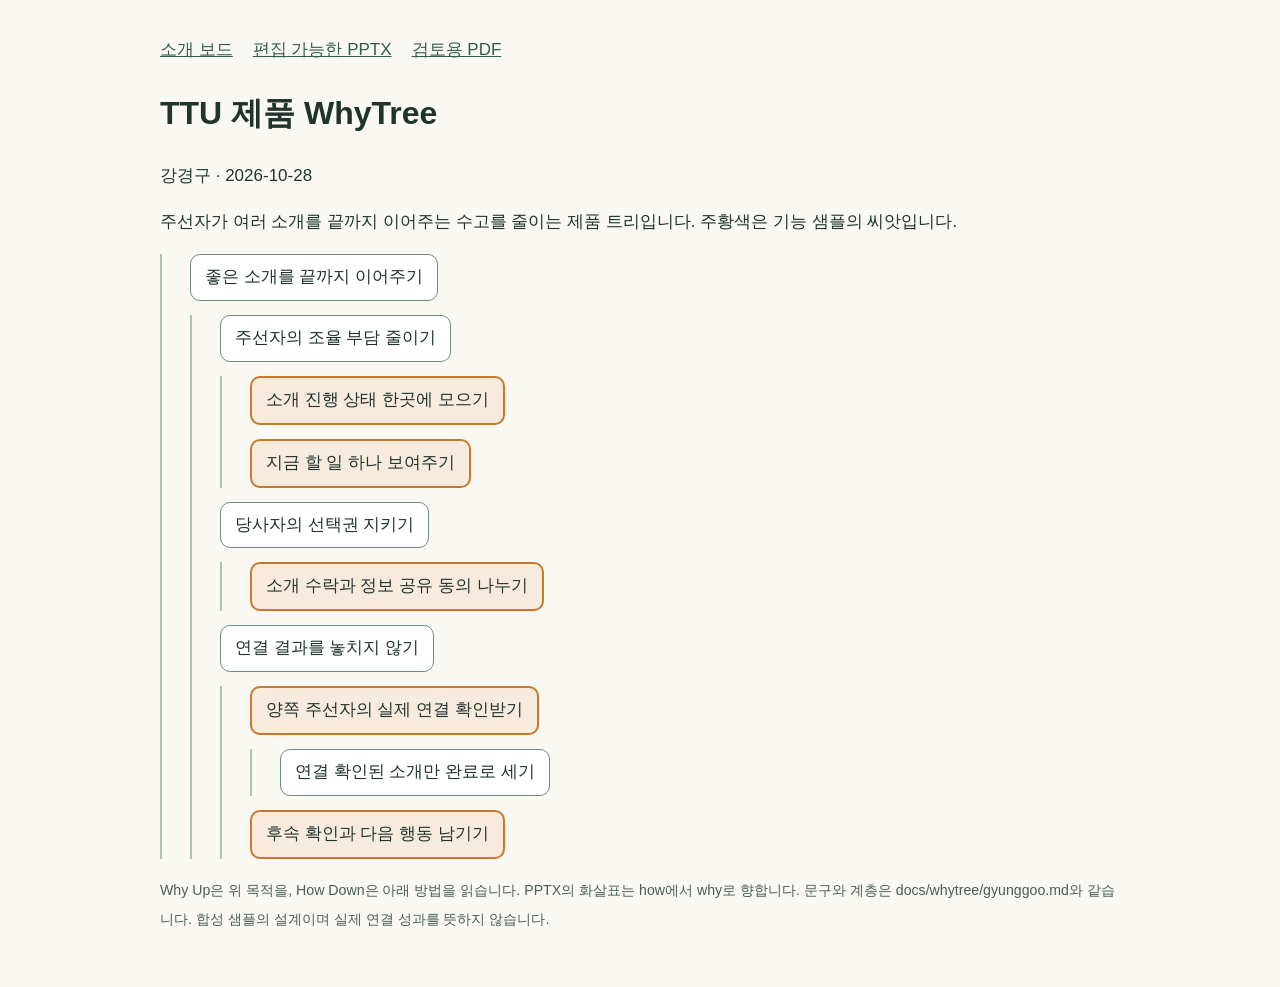
<file: prototypes/gyunggoo/whytree-preview.html>
<!doctype html><html lang="ko"><meta charset="utf-8"><meta name="viewport" content="width=device-width,initial-scale=1"><title>TTU WhyTree · 강경구</title><link rel="stylesheet" href="whytree.css"><main><nav><a href="/">소개 보드</a><a href="whytree-gyunggoo.pptx">편집 가능한 PPTX</a><a href="whytree-gyunggoo-review.pdf">검토용 PDF</a></nav><h1>TTU 제품 WhyTree</h1><p>강경구 · 2026-10-28</p><p>주선자가 여러 소개를 끝까지 이어주는 수고를 줄이는 제품 트리입니다. 주황색은 기능 샘플의 씨앗입니다.</p><ul><li><span>좋은 소개를 끝까지 이어주기</span><ul><li><span>주선자의 조율 부담 줄이기</span><ul><li><span class="seed">소개 진행 상태 한곳에 모으기</span></li><li><span class="seed">지금 할 일 하나 보여주기</span></li></ul></li><li><span>당사자의 선택권 지키기</span><ul><li><span class="seed">소개 수락과 정보 공유 동의 나누기</span></li></ul></li><li><span>연결 결과를 놓치지 않기</span><ul><li><span class="seed">양쪽 주선자의 실제 연결 확인받기</span><ul><li><span>연결 확인된 소개만 완료로 세기</span></li></ul></li><li><span class="seed">후속 확인과 다음 행동 남기기</span></li></ul></li></ul></li></ul><p><small>Why Up은 위 목적을, How Down은 아래 방법을 읽습니다. PPTX의 화살표는 how에서 why로 향합니다. 문구와 계층은 docs/whytree/gyunggoo.md와 같습니다. 합성 샘플의 설계이며 실제 연결 성과를 뜻하지 않습니다.</small></p></main></html>
</file>
<file: prototypes/gyunggoo/whytree.css>
body{margin:0;background:#faf8f3;color:#20332c;font:17px/1.7 "Malgun Gothic",sans-serif}main{max-width:960px;margin:auto;padding:36px 24px}a{color:#315d4f}h1{font-size:32px}ul{padding-left:28px;list-style:none;border-left:2px solid #abc3b5}li{margin:14px 0}span{display:inline-block;padding:8px 14px;background:white;border:1px solid #718b80;border-radius:10px}.seed{background:#f6ebdd;border:2px solid #c8792b}nav{display:flex;gap:20px;flex-wrap:wrap}small{color:#4b5d57}
</file>
